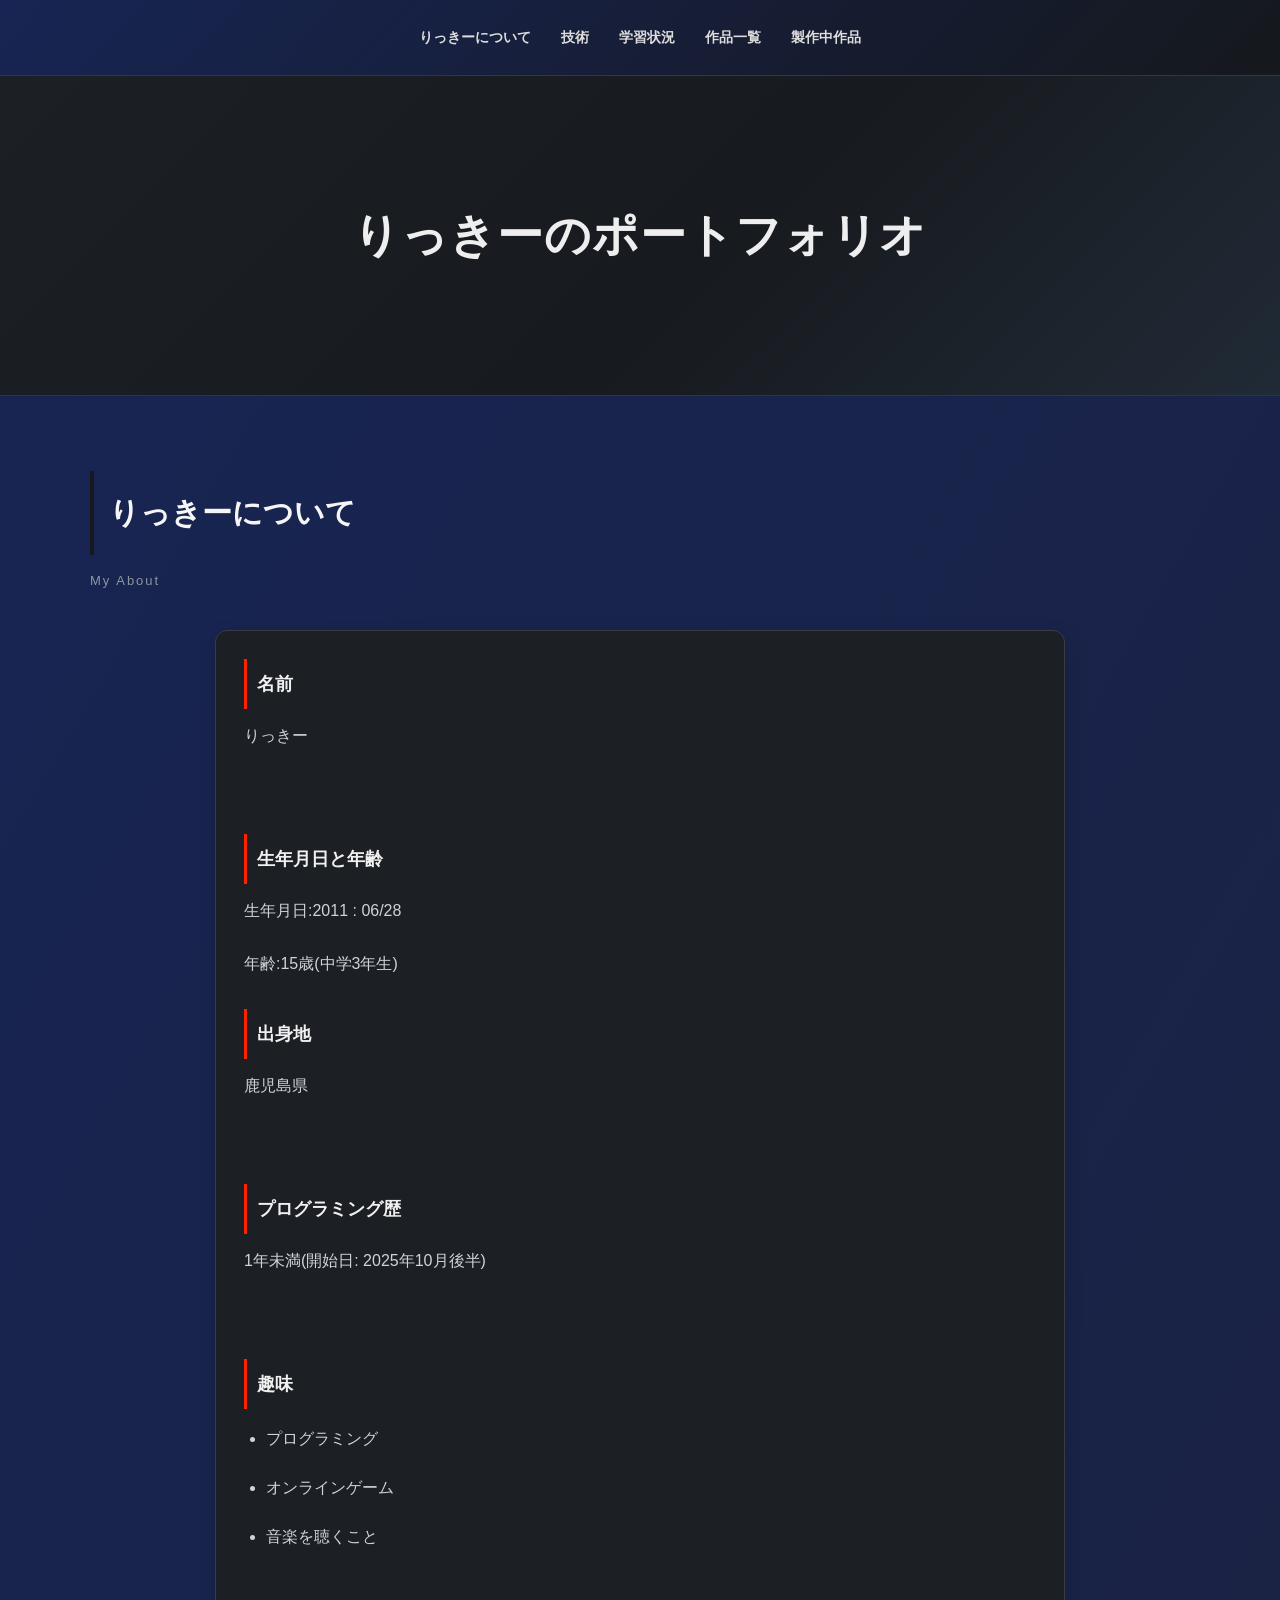
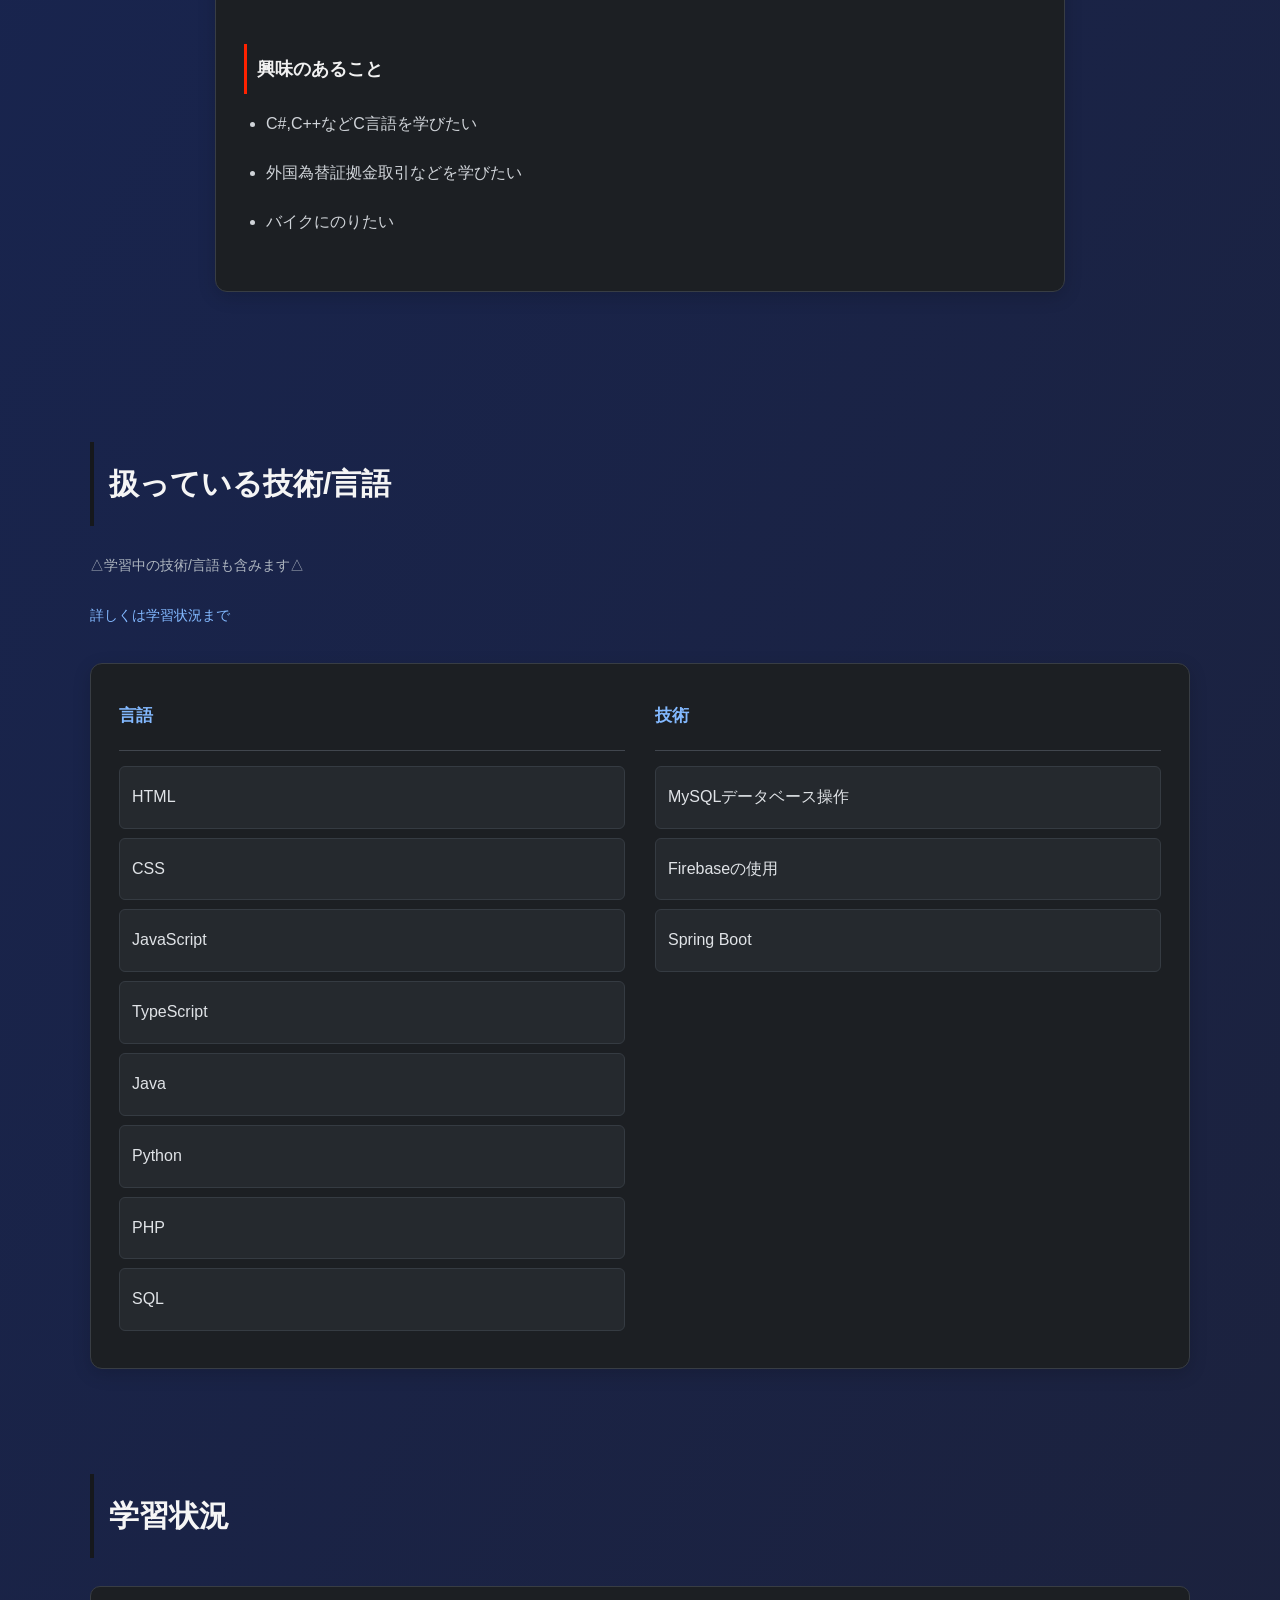
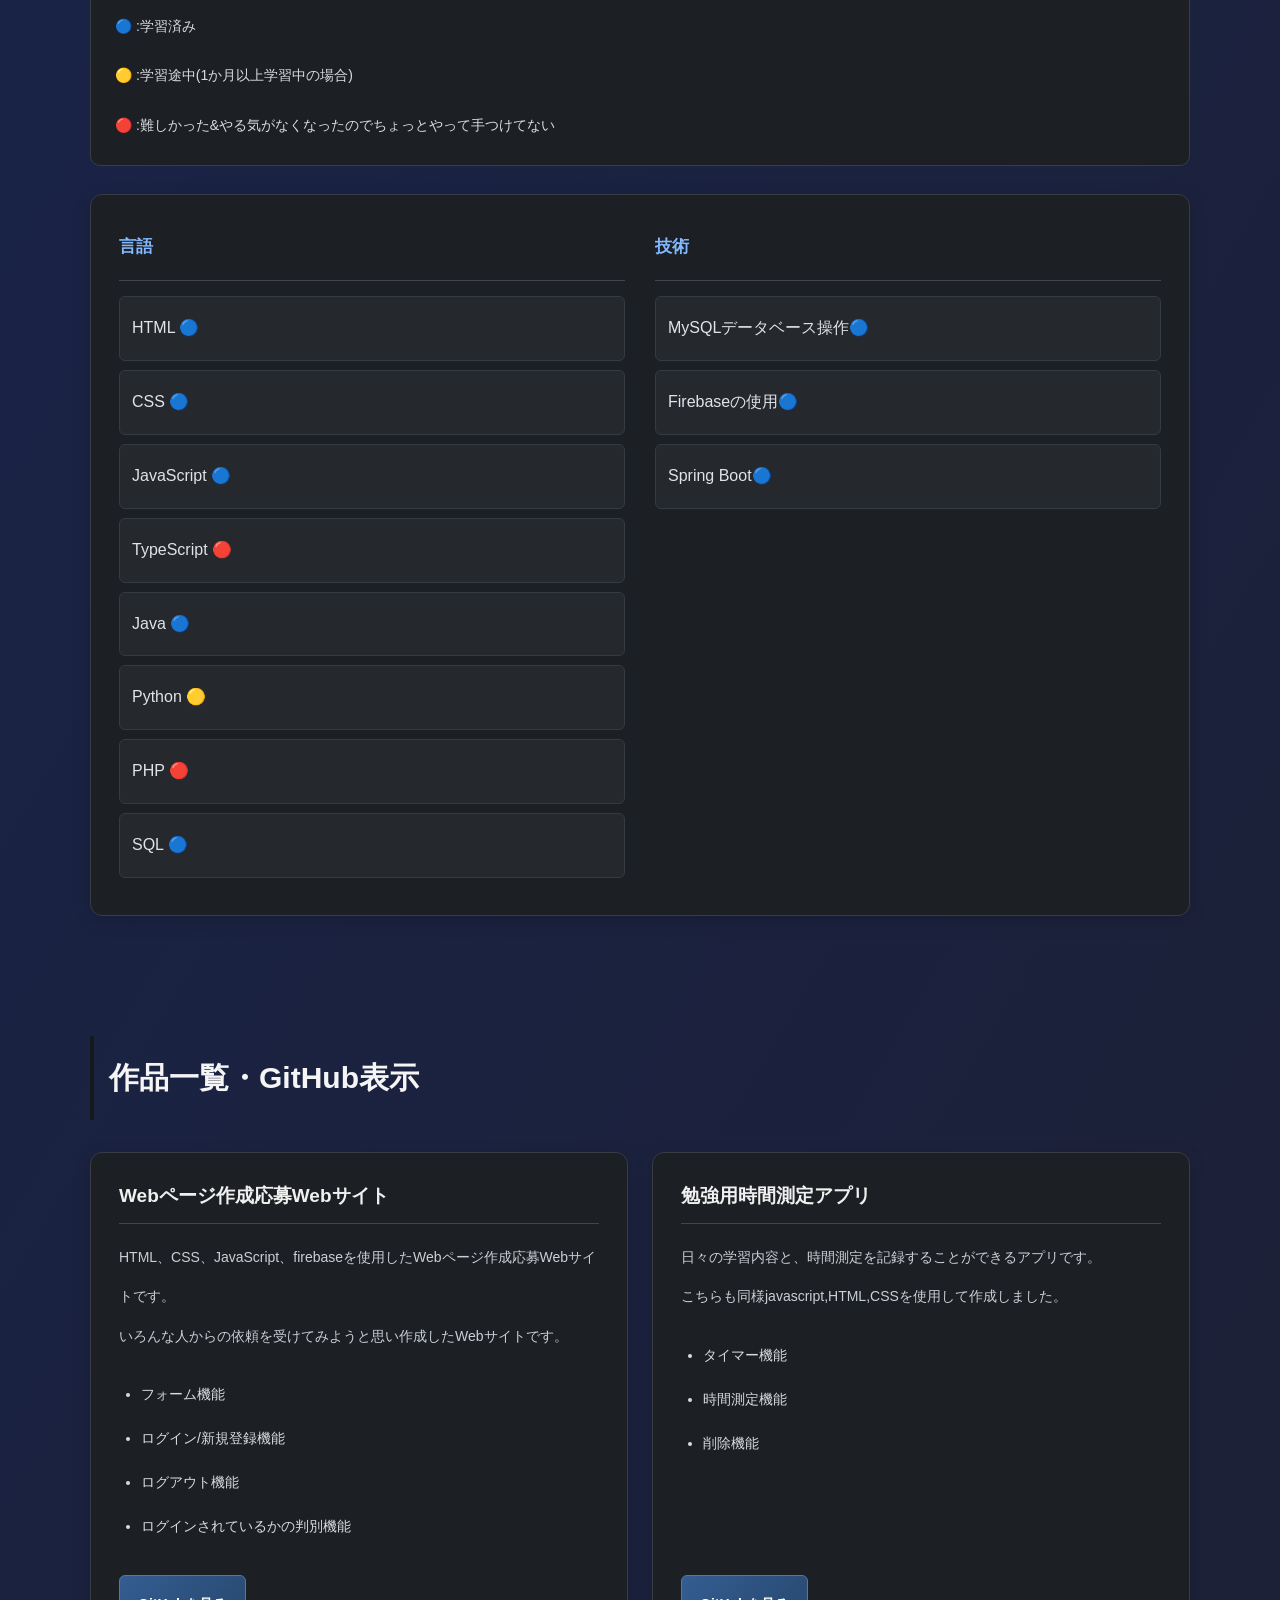
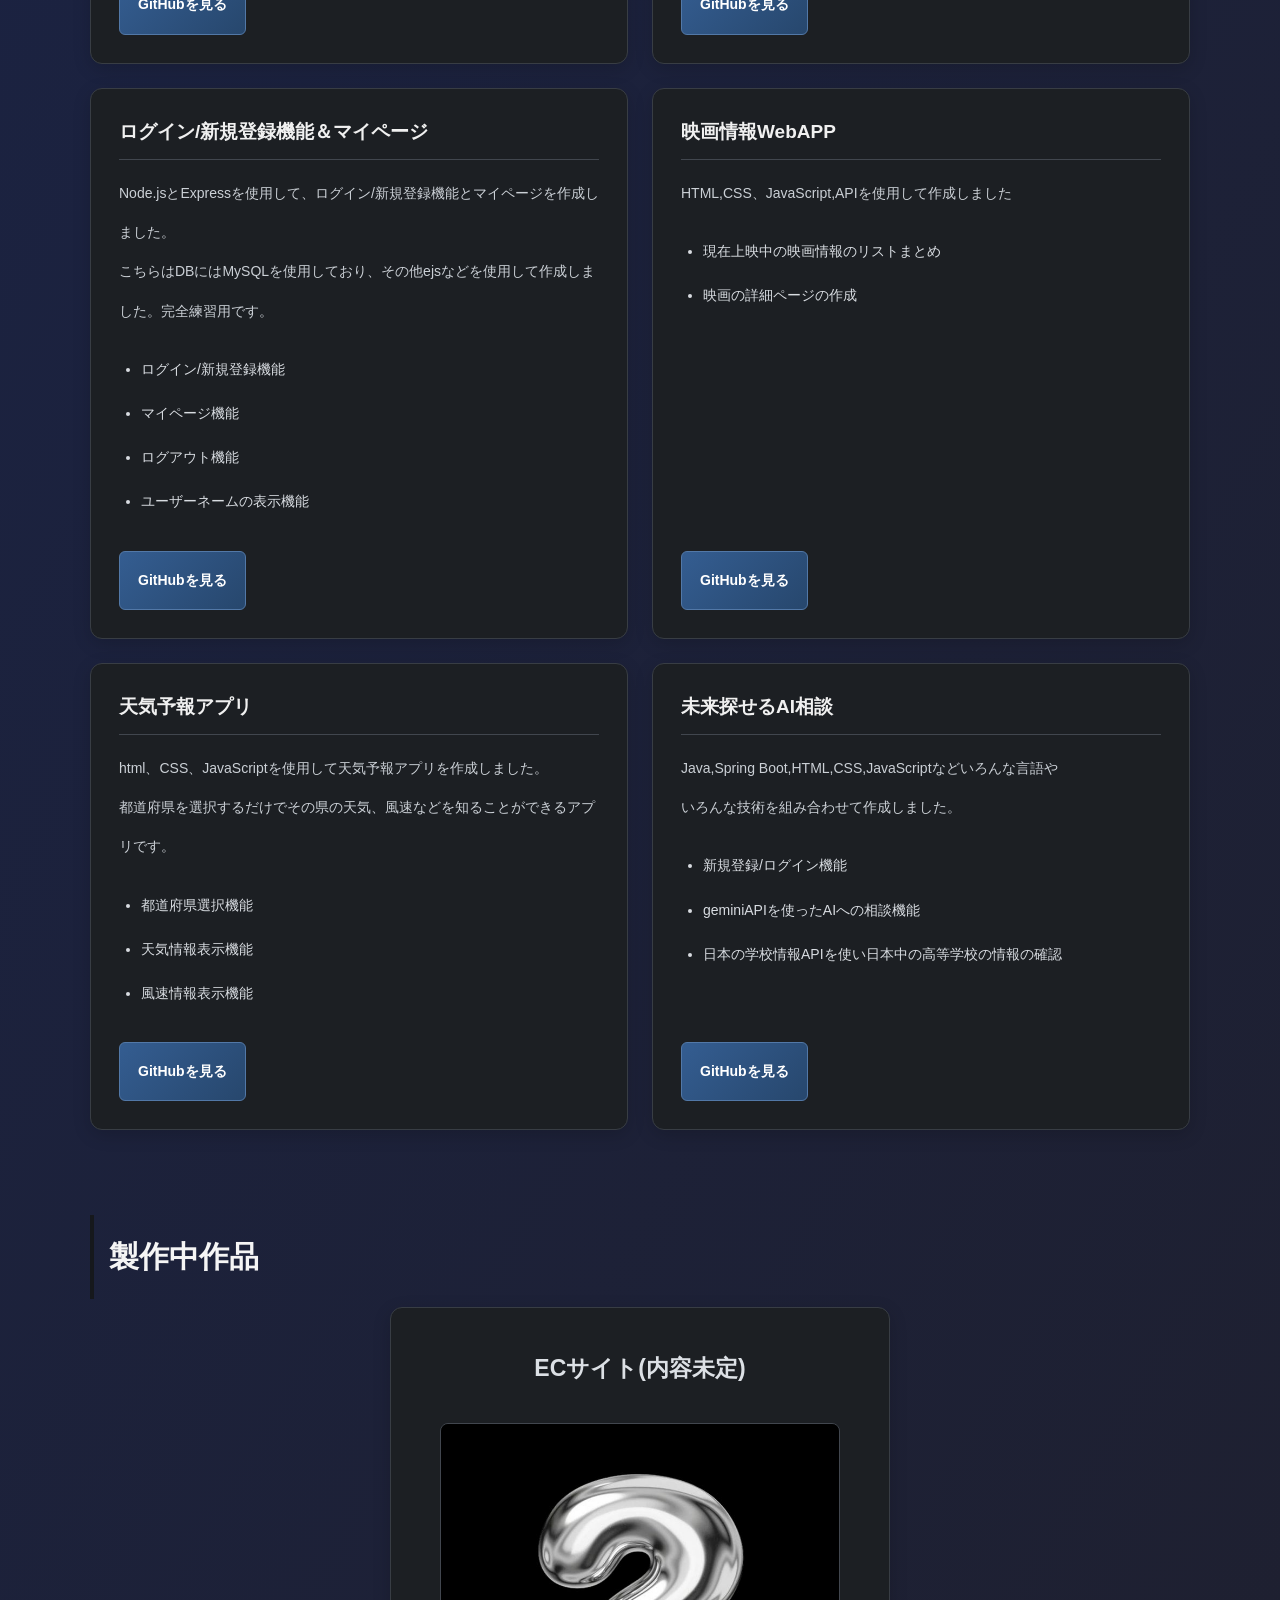
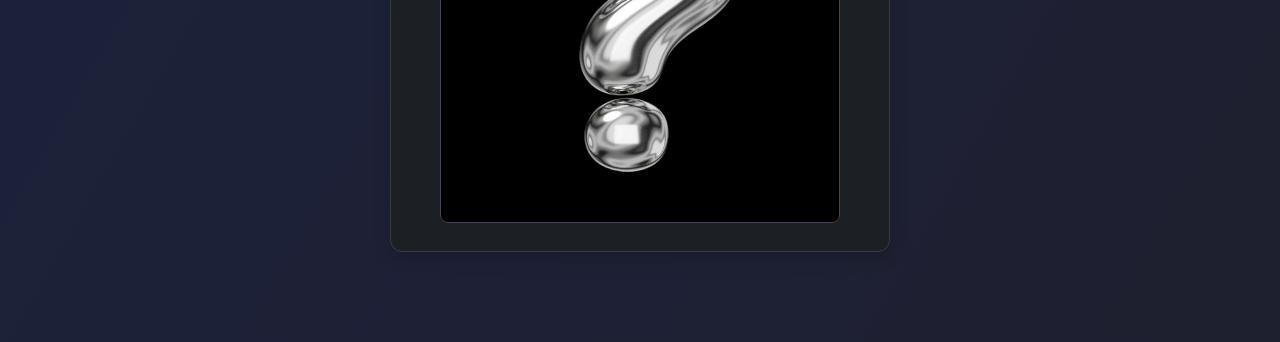
<file: assets/index.html>
<!DOCTYPE html>
<html lang="ja">
<head>
    <meta charset="UTF-8">
    <meta name="viewport" content="width=device-width, initial-scale=1.0">
    <link rel="stylesheet" href="./css/style.css">
    <title>My Project Now</title>
</head>
<body>

    <header class="Top-header">
        <a href="#About">りっきーについて</a>
        <a href="#skill">技術</a>
        <a href="#Study-Now">学習状況</a>
        <a href="#github-section">作品一覧</a>
        <a href="#progress">製作中作品</a>
    </header>

    <div class="TopProjectName">
        <h1>りっきーのポートフォリオ</h1>
    </div>

    <div class="About" id="About">
        <h2>りっきーについて</h2>
        <h5>My About</h5>

        <div class="About-Card">
            <h3>名前</h3>
            <p>りっきー</p>

            <br>

            <h3>生年月日と年齢</h3>
            <p>生年月日:2011 : 06/28</p>
            <p>年齢:15歳(中学3年生)</p>


            <h3>出身地</h3>
            <p>鹿児島県</p>

            <br>

            <h3>プログラミング歴</h3>
            <p>1年未満(開始日: 2025年10月後半)</p>

            <br>

            <h3>趣味</h3>
            <ul>
                <li>プログラミング</li>
                <li>オンラインゲーム</li>
                <li>音楽を聴くこと</li>
            </ul>

            <br>

            <h3>興味のあること</h3>
            <ul>
                <li>C#,C++などC言語を学びたい</li>
                <li>外国為替証拠金取引などを学びたい</li>
                <li>バイクにのりたい</li>
            </ul>
        </div>
    </div>

    <div class="skill" id="skill">

        <h2>扱っている技術/言語</h2>
        <h3>△学習中の技術/言語も含みます△</h3>
        <a href="#Study-Now">詳しくは学習状況まで</a>

        <div class="Skill-Card">

            <ul>
                <p>言語</p>
                <li>HTML</li>
                <li>CSS</li>
                <li>JavaScript</li>
                <li>TypeScript</li>
                <li>Java</li>
                <li>Python</li>
                <li>PHP</li>
                <li>SQL</li>
            </ul>

            <ul>
                <p>技術</p>
                <li>MySQLデータベース操作</li>
                <li>Firebaseの使用</li>
                <li>Spring Boot</li>
            </ul>

        </div>

    </div>

    <div class="Study-Now" id="Study-Now">

        <h2>学習状況</h2>

        <div class="Study-Marker">
            
            <header class="Marker-List">

                <h3>🔵    :学習済み</h3>

                <h3>🟡    :学習途中(1か月以上学習中の場合)</h3>

                <h3>🔴    :難しかった&やる気がなくなったのでちょっとやって手つけてない</h3>

            </header>
        </div>

        <div class="Study-Card">

            <ul>
                <p>言語</p>
                <li>HTML 🔵</li>
                <li>CSS 🔵</li>
                <li>JavaScript 🔵</li>
                <li>TypeScript 🔴</li>
                <li>Java 🔵</li>
                <li>Python 🟡</li>
                <li>PHP 🔴</li>
                <li>SQL 🔵</li>
            </ul>

           <ul>
                <p>技術</p>
                <li>MySQLデータベース操作🔵</li>
                <li>Firebaseの使用🔵</li>
                <li>Spring Boot🔵</li>
           </ul>

        </div>
    </div>

<section class="github-section" id="github-section">
    <h2>作品一覧・GitHub表示</h2>

    <div class="github-container">

        <div class="github-card">
            <h3>Webページ作成応募Webサイト</h3>
            <p>
                HTML、CSS、JavaScript、firebaseを使用したWebページ作成応募Webサイトです。<br>
                いろんな人からの依頼を受けてみようと思い作成したWebサイトです。
            </p>

            <ul>
                <li>フォーム機能</li>
                <li>ログイン/新規登録機能</li>
                <li>ログアウト機能</li>
                <li>ログインされているかの判別機能</li>
            </ul>

            <a href="https://github.com/htmlrickey-create/new-webapp.git" target="_blank">
                GitHubを見る
            </a>
        </div>

        <div class="github-card">
            <h3>勉強用時間測定アプリ</h3>
            <p>
                日々の学習内容と、時間測定を記録することができるアプリです。 <br>
                こちらも同様javascript,HTML,CSSを使用して作成しました。
            </p>

            <ul>
                <li>タイマー機能</li>
                <li>時間測定機能</li>
                <li>削除機能</li>
            </ul>

            <a href="https://github.com/htmlrickey-create/study-app.git" target="_blank">
                GitHubを見る
            </a>
        </div>

        <div class="github-card">
            <h3>ログイン/新規登録機能＆マイページ</h3>
            <p>
                Node.jsとExpressを使用して、ログイン/新規登録機能とマイページを作成しました。 <br>
                こちらはDBにはMySQLを使用しており、その他ejsなどを使用して作成しました。完全練習用です。
            </p>

            <ul>
                <li>ログイン/新規登録機能</li>
                <li>マイページ機能</li>
                <li>ログアウト機能</li>
                <li>ユーザーネームの表示機能</li>
            </ul>

            <a href="https://github.com/htmlrickey-create/login-register.git" target="_blank">
                GitHubを見る
            </a>
        </div>

        <div class="github-card">
            <h3>映画情報WebAPP</h3>
            <p>
                HTML,CSS、JavaScript,APIを使用して作成しました
            </p>

            <ul>
                <li>現在上映中の映画情報のリストまとめ</li>
                <li>映画の詳細ページの作成</li>
            </ul>

            <a href="https://github.com/htmlrickey-create/LP-site.git" target="_blank">  
                GitHubを見る
            </a>
        </div>

        <div class="github-card">
            <h3>天気予報アプリ</h3>
            <p>
                html、CSS、JavaScriptを使用して天気予報アプリを作成しました。 <br>
                都道府県を選択するだけでその県の天気、風速などを知ることができるアプリです。
            </p>

            <ul>
                <li>都道府県選択機能</li>
                <li>天気情報表示機能</li>
                <li>風速情報表示機能</li>
            </ul>

            <a href="https://github.com/htmlrickey-create/kagoshima-weather-app.git" target="_blank">
                GitHubを見る
            </a>
        </div>

        <div class="github-card">
            <h3>未来探せるAI相談</h3>
            <p>
                Java,Spring Boot,HTML,CSS,JavaScriptなどいろんな言語や<br>
                いろんな技術を組み合わせて作成しました。
            </p>

            <ul>
                <li>新規登録/ログイン機能</li>
                <li>geminiAPIを使ったAIへの相談機能</li>
                <li>日本の学校情報APIを使い日本中の高等学校の情報の確認</li>
            </ul>

            <a href="https://github.com/htmlrickey-create/ai_school-contest.git" target="_blank">
                GitHubを見る
            </a>
        </div>


    </div>
</section>

<div class="progress" id="progress">

    <h2>製作中作品</h2>

    <div class="progress-card" id="progress-href" data-page="progress">
        <h3>ECサイト(内容未定)</h3>
        <img src="./quessss.jpg" alt="Coming Soon IMG">
    </div>
</div>


    
    <script src="./js/script.js"></script>
</body>
</html>
</file>
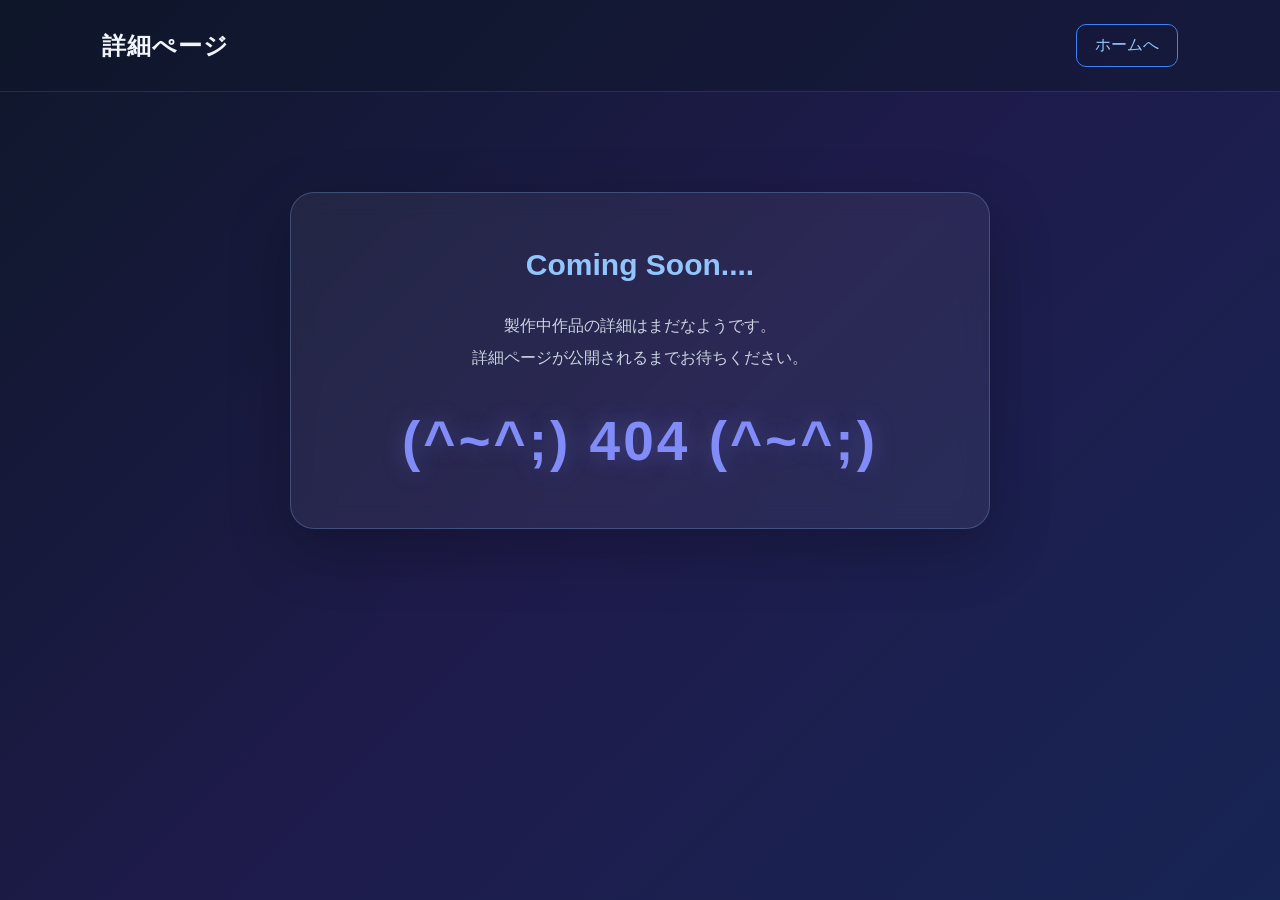
<file: assets/Comming.html>
<!DOCTYPE html>
<html lang="ja">
<head>
    <meta charset="UTF-8">
    <meta name="viewport" content="width=device-width, initial-scale=1.0">
    <link rel="stylesheet" href="./css/Comming.css">
    <title>Coming Detile</title>
</head>
<body>

    <header>
        <h1>詳細ぺージ</h1>
        <a href="./index.html">ホームへ</a>
    </header>

    <div class="detile-card">
        <h3>Coming Soon....</h3>

        <h5>製作中作品の詳細はまだなようです。<br>
            詳細ページが公開されるまでお待ちください。
        </h5>

        <h1>(^~^;) 404 (^~^;)</h1>
    </div>
    
</body>
</html>
</file>
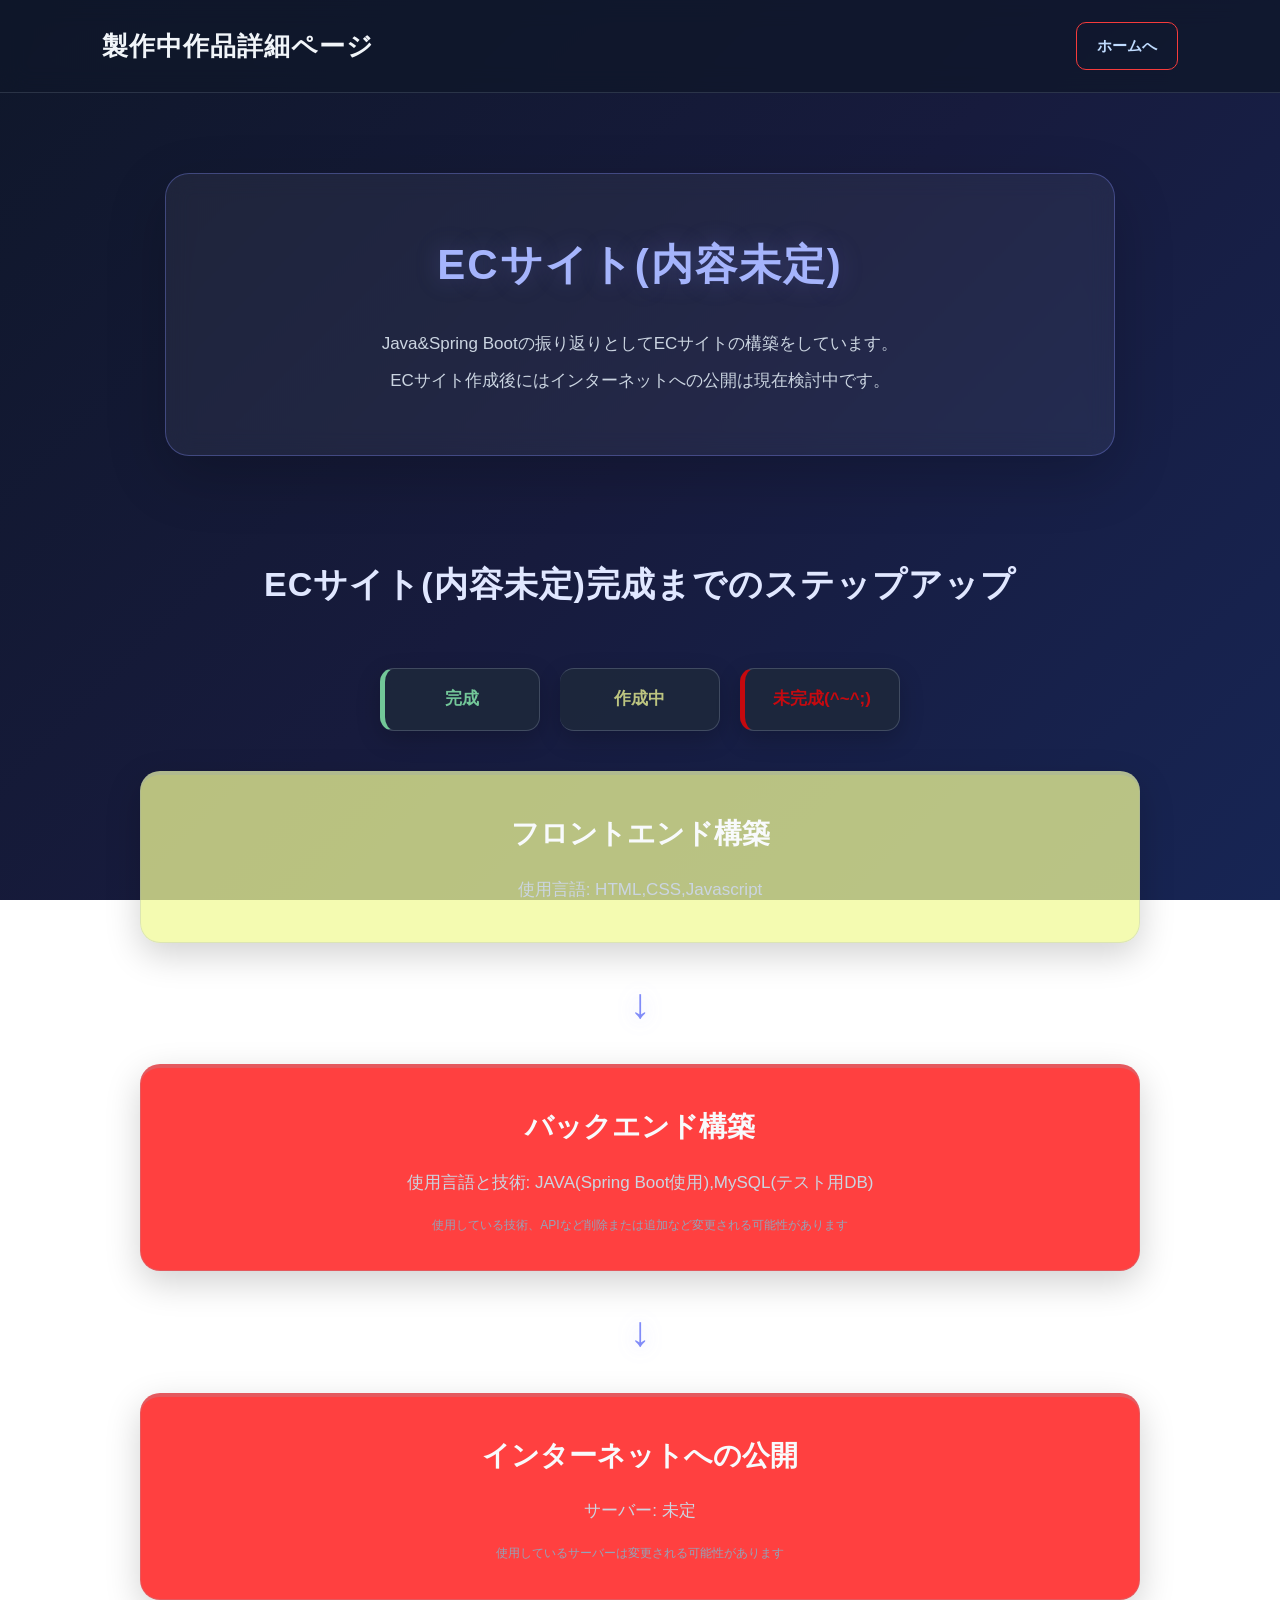
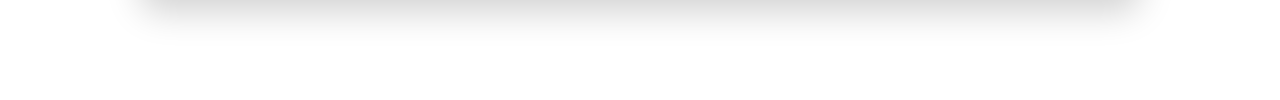
<file: assets/detile.html>
<!DOCTYPE html>
<html lang="ja">
<head>
    <meta charset="UTF-8">
    <meta name="viewport" content="width=device-width, initial-scale=1.0">
    <link rel="stylesheet" href="./css/detile.css">
    <title>progress Detile</title>
</head>
<body>

    <header>
        <h1>製作中作品詳細ページ</h1>
        <a href="./index.html">ホームへ</a>
    </header>

    <div class="detile-card">
        <h3>ECサイト(内容未定)</h3>

        <h5>Java&Spring Bootの振り返りとしてECサイトの構築をしています。<br>
        ECサイト作成後にはインターネットへの公開は現在検討中です。</h5>
    </div>

    <div class="stepup-detile">
        <h2>ECサイト(内容未定)完成までのステップアップ</h2>

        <div class="stepup-marker">
            <div class="marker-card">
                完成
            </div>

            <div class="marker-card">
                作成中
            </div>

            <div class="marker-card">
                未完成(^~^;)
            </div>
        </div>

        <div class="stepup-card1">
            <h3>フロントエンド構築</h3>
            <h4>使用言語: HTML,CSS,Javascript</h4>
        </div>

        <h1>↓</h1>

        <div class="stepup-card2">
            <h3>バックエンド構築</h3>
            <h4>使用言語と技術: JAVA(Spring Boot使用),MySQL(テスト用DB)</h4>
            <h6>使用している技術、APIなど削除または追加など変更される可能性があります</h6>
        </div>

        <h1>↓</h1>

        <div class="stepup-card3">
            <h3>インターネットへの公開</h3>
            <h4>サーバー: 未定</h4>
            <h6>使用しているサーバーは変更される可能性があります</h6>
        </div>
    </div>
    
</body>
</html>
</file>
<file: assets/css/style.css>
* {
    box-sizing: border-box;
}

html {
    scroll-behavior: smooth;
    scroll-padding-top: 90px;
}

body {
    margin: 0;
    padding: 0;
   background: linear-gradient(120deg,
     #172554, rgba(27, 22, 22, 0.97),
      hsl(8, 71%, 52%));
   background-size: 300% 300%;
   animation: back-shift 6s ease infinite;
  
    color: #eeeeee;
    font-family: Arial, "Noto Sans JP", "Yu Gothic", Meiryo, sans-serif;
    line-height: 2.8;
}
@keyframes back-shift {
  0%   { background-position: 0% 50% }
  50%  { background-position: 80% 50% }
  100% { background-position: 0% 50% }
}
a {
    color: #83b9ff;
    text-decoration: none;
    transition: color 0.2s ease;
}

a:hover {
    color: #b6d5ff;
}

h1,
h2,
h3,
h5,
p {
    margin-top: 0;
}

h2 {
    margin-bottom: 8px;
    font-size: 30px;
    font-weight: 700;
    color: #f5f5f5;
}

h3 {
    font-size: 18px;
    color: #f0f0f0;
}

ul {
    padding-left: 22px;
}


/* =========================
   ヘッダー
========================= */

.Top-header {
    position: sticky;
    top: 0;
    z-index: 100;
    display: flex;
    justify-content: center;
    align-items: center;
    flex-wrap: wrap;
    gap: 10px 30px;
    padding: 18px 24px;
    background: linear-gradient(
    134deg,
    #172554,
    rgba(22, 24, 27, 0.97)
  );
    border-bottom: 1px solid #34383d;
}

.Top-header a {
    color: #dddddd;
    font-size: 14px;
    font-weight: 600;
    transition: color 0.2s ease;
}

.Top-header a:hover {
    color: #83b9ff;
}


/* =========================
   トップタイトル
========================= */

.TopProjectName {
    display: flex;
    justify-content: center;
    align-items: center;
    min-height: 320px;
    padding: 60px 20px;
    text-align: center;
    background: linear-gradient(
    135deg,
  #1c2025 0%,
  #171a1e 55%,
  #202a36 100%
    );
    border-bottom: 1px solid #30353b;
}

.TopProjectName h1 {
    margin: 0;
    font-size: clamp(28px, 5vw, 46px);
    font-weight: 700;
    letter-spacing: 1px;
    line-height: 1.5;
}


/* =========================
   セクション共通
========================= */

.About,
.skill,
.Study-Now,
.github-section,
.progress {
    width: min(1100px, 90%);
    margin: 0 auto;
    padding: 75px 0;
}

.About > h2,
.skill > h2,
.Study-Now > h2,
.github-section > h2,
.progress > h2 {
    padding-left: 15px;
    border-left: 4px solid rgba(22, 24, 27, 0.97);
}

.About > h5 {
    margin: 8px 0 30px;
    color: #8d969f;
    font-size: 13px;
    font-weight: 400;
    letter-spacing: 2px;
}


/* =========================
   カード共通デザイン
========================= */

.About-Card,
.Skill-Card,
.Study-Card,
.github-card,
.progress-card {
    background: #1c1f23;
    border: 1px solid #383d44;
    border-radius: 12px;
    padding: 28px;
    box-shadow: 0 5px 18px rgba(0, 0, 0, 0.16);
    transition:
        border-color 0.2s ease,
        transform 0.2s ease,
        box-shadow 0.2s ease;
}

.About-Card:hover,
.Skill-Card:hover,
.Study-Card:hover,
.github-card:hover,
.progress-card:hover {
    border-color: #617b9b;
    box-shadow: 0 8px 24px rgba(0, 0, 0, 0.24);
    transform: translateY(-3px);
}


/* =========================
   自己紹介カード
========================= */

.About-Card {
    max-width: 850px;
    margin: 0 auto;
}

.About-Card h3 {
    margin: 22px 0 5px;
    padding-left: 10px;
    border-left: 3px solid hsl(8, 100%, 50%);
}

.About-Card h3:first-child {
    margin-top: 0;
}

.About-Card p {
    margin-bottom: 8px;
    color: #d0d4d9;
}

.About-Card ul {
    margin: 8px 0 18px;
    color: #d0d4d9;
}

.About-Card li {
    margin: 4px 0;
}


/* =========================
   技術・言語
========================= */

.skill > h3 {
    margin: 20px 0 8px;
    color: #aeb6c0;
    font-size: 14px;
    font-weight: 400;
}

.skill > a {
    display: inline-block;
    margin-bottom: 28px;
    font-size: 14px;
}

.Skill-Card {
    display: grid;
    grid-template-columns: repeat(2, minmax(0, 1fr));
    gap: 30px;
}

.Skill-Card ul {
    margin: 0;
    padding: 0;
    list-style: none;
}

.Skill-Card ul p {
    margin-bottom: 15px;
    padding-bottom: 10px;
    border-bottom: 1px solid #41464e;
    color: #83b9ff;
    font-size: 17px;
    font-weight: 700;
}

.Skill-Card li {
    margin: 9px 0;
    padding: 8px 12px;
    background: #25292e;
    border: 1px solid #353b42;
    border-radius: 6px;
    color: #e0e3e7;
}


/* =========================
   学習状況
========================= */

.Study-Now {
    padding-top: 30px;
}

.Study-Marker {
    margin: 28px 0;
    padding: 20px 24px;
    background: #1c1f23;
    border: 1px solid #383d44;
    border-radius: 10px;
}

.Marker-List {
    display: flex;
    flex-direction: column;
    gap: 10px;
}

.Marker-List h3 {
    margin: 0;
    color: #d8dce1;
    font-size: 14px;
    font-weight: 400;
}

.Study-Card {
    display: grid;
    grid-template-columns: repeat(2, minmax(0, 1fr));
    gap: 30px;
}

.Study-Card ul {
    margin: 0;
    padding: 0;
    list-style: none;
}

.Study-Card ul p {
    margin-bottom: 15px;
    padding-bottom: 10px;
    border-bottom: 1px solid #41464e;
    color: #83b9ff;
    font-size: 17px;
    font-weight: 700;
}

.Study-Card li {
    margin: 9px 0;
    padding: 9px 12px;
    background: #25292e;
    border: 1px solid #353b42;
    border-radius: 6px;
    color: #e0e3e7;
}


/* =========================
   GitHub・作品一覧
========================= */

.github-section {
    padding-top: 45px;
}

.github-container {
    display: grid;
    grid-template-columns: repeat(2, minmax(0, 1fr));
    gap: 24px;
    margin-top: 32px;
    align-items: stretch;
}

.github-card {
    display: flex;
    flex-direction: column;
    min-width: 0;
}

.github-card h3 {
    margin-bottom: 14px;
    padding-bottom: 12px;
    border-bottom: 1px solid #41464e;
    font-size: 19px;
    line-height: 1.6;
}

.github-card p {
    color: #cbd0d6;
    font-size: 14px;
    overflow-wrap: anywhere;
}

.github-card ul {
    margin: 0 0 24px;
    padding-left: 22px;
    color: #d8dce1;
    font-size: 14px;
}

.github-card li {
    margin: 5px 0;
}

.github-card > a {
    display: inline-block;
    align-self: flex-start;
    margin-top: auto;
    padding: 9px 18px;
    background: linear-gradient(135deg, #345d91, #27476d);
    border: 1px solid #5278a7;
    border-radius: 6px;
    color: #ffffff;
    font-size: 14px;
    font-weight: 600;
    transition:
        background 0.2s ease,
        transform 0.2s ease;
}

.github-card > a:hover {
    background: linear-gradient(135deg, #426fa7, #315985);
    transform: translateY(-2px);
}


/* =========================
   制作中・Coming Soon
========================= */

.progress {
    padding-top: 10px;
    padding-bottom: 90px;
}

.progress-card {
    max-width: 500px;
    margin: 0 auto;
    text-align: center;
}

.progress-card h3 {
    margin-bottom: 22px;
    color: #dce0e5;
    font-size: 23px;
}

.progress-card img {
    display: block;
    width: 100%;
    max-width: 400px;
    height: auto;
    margin: 0 auto;
    border: 1px solid #41464e;
    border-radius: 8px;
}


/* =========================
   スマートフォン対応
========================= */

@media (max-width: 700px) {
    .Top-header {
        gap: 8px 18px;
        padding: 14px 12px;
    }

    .Top-header a {
        font-size: 12px;
    }

    .TopProjectName {
        min-height: 240px;
        padding: 45px 18px;
    }

    .About,
    .skill,
    .Study-Now,
    .github-section,
    .progress {
        width: 92%;
        padding-top: 50px;
        padding-bottom: 50px;
    }

    h2 {
        font-size: 24px;
    }

    .About-Card,
    .Skill-Card,
    .Study-Card,
    .github-card,
    .progress-card {
        padding: 20px;
    }

    .Skill-Card,
    .Study-Card,
    .github-container {
        grid-template-columns: 1fr;
        gap: 18px;
    }

    .github-card h3 {
        font-size: 17px;
    }

    .Marker-List h3 {
        line-height: 1.8;
    }
}

@media (prefers-reduced-motion: reduce) {
    html {
        scroll-behavior: auto;
    }

    *,
    *::before,
    *::after {
        transition: none !important;
    }
}
</file>
<file: assets/css/Comming.css>
/* 全体 */
* {
    margin: 0;
    padding: 0;
    box-sizing: border-box;
}

body {
    min-height: 100vh;
    font-family: "Segoe UI", "Meiryo", sans-serif;
    color: #f1f5f9;
    background: linear-gradient(135deg, #0f172a, #1e1b4b, #172554);
    background-attachment: fixed;
}

/* ヘッダー */
header {
    width: 100%;
    padding: 24px 8%;
    display: flex;
    justify-content: space-between;
    align-items: center;
    border-bottom: 1px solid rgba(255, 255, 255, 0.1);
    background: rgba(15, 23, 42, 0.5);
}

header h1 {
    font-size: 24px;
    font-weight: 700;
    letter-spacing: 1px;
}

header a {
    color: #93c5fd;
    text-decoration: none;
    padding: 10px 18px;
    border: 1px solid #3b82f6;
    border-radius: 10px;
    transition: 0.3s;
}


/* 詳細カード */
.detile-card {
    width: min(90%, 700px);
    margin: 100px auto;
    padding: 55px 35px;
    text-align: center;
    background: rgba(255, 255, 255, 0.06);
    border: 1px solid rgba(147, 197, 253, 0.25);
    border-radius: 24px;
    box-shadow: 0 20px 60px rgba(0, 0, 0, 0.25);
    backdrop-filter: blur(12px);
    animation: fadeIn 0.8s ease;
}

.detile-card h3 {
    color: #93c5fd;
    font-size: 30px;
    margin-bottom: 28px;
}

.detile-card h5 {
    font-size: 16px;
    font-weight: 400;
    line-height: 2;
    color: #cbd5e1;
    margin-bottom: 35px;
}

/* 404表示 */
.detile-card h1 {
    font-size: clamp(32px, 7vw, 55px);
    color: #818cf8;
    letter-spacing: 3px;
    text-shadow: 0 0 25px rgba(129, 140, 248, 0.3);
}

/* 表示アニメーション */
@keyframes fadeIn {
    from {
        opacity: 0;
        transform: translateY(20px);
    }

    to {
        opacity: 1;
        transform: translateY(0);
    }
}

/* スマホ対応 */
@media (max-width: 600px) {
    header {
        padding: 20px 5%;
        gap: 15px;
    }

    header h1 {
        font-size: 19px;
    }

    header a {
        padding: 8px 12px;
        font-size: 14px;
        white-space: nowrap;
    }

    .detile-card {
        margin: 70px auto;
        padding: 40px 20px;
    }

    .detile-card h3 {
        font-size: 25px;
    }

    .detile-card h5 {
        font-size: 14px;
    }
}
</file>
<file: assets/css/detile.css>
/* =========================
   全体設定
========================= */
* {
    margin: 0;
    padding: 0;
    box-sizing: border-box;
}

html {
    scroll-behavior: smooth;
}

body {
    min-height: 100vh;
    font-family: "Segoe UI", "Meiryo", sans-serif;
    color: #f1f5f9;
    background: linear-gradient(135deg, #0f172a, #171b3d, #172554);
    background-attachment: fixed;
    line-height: 1.7;
}

/* =========================
   ヘッダー
========================= */
header {
    width: 100%;
    padding: 22px 8%;
    display: flex;
    justify-content: space-between;
    align-items: center;
    gap: 20px;
    background: rgba(15, 23, 42, 0.75);
    border-bottom: 1px solid rgba(148, 163, 184, 0.2);
    backdrop-filter: blur(12px);
}

header h1 {
    font-size: clamp(18px, 2.5vw, 26px);
    letter-spacing: 1px;
}

header a {
    color: #bfdbfe;
    text-decoration: none;
    font-size: 15px;
    font-weight: bold;
    padding: 10px 20px;
    border: 1px solid #f63b3b;
    border-radius: 10px;
    transition: 0.3s;
    white-space: nowrap;
}

/* =========================
   作品の概要カード
========================= */
.detile-card {
    width: min(90%, 950px);
    margin: 80px auto 100px;
    padding: 55px 45px;
    text-align: center;
    background: rgba(255, 255, 255, 0.055);
    border: 1px solid rgba(129, 140, 248, 0.35);
    border-radius: 24px;
    box-shadow: 0 20px 60px rgba(0, 0, 0, 0.2);
    backdrop-filter: blur(12px);
    animation: fadeIn 0.8s ease;
}

.detile-card h3 {
    display: inline-block;
    margin-bottom: 25px;
    font-size: clamp(28px, 4vw, 42px);
    color: #a5b4fc;
    letter-spacing: 2px;
    text-shadow: 0 0 25px rgba(129, 140, 248, 0.25);
}

.detile-card h5 {
    font-size: clamp(14px, 1.7vw, 17px);
    font-weight: 400;
    line-height: 2.2;
    color: #cbd5e1;
}

/* =========================
   制作ステップ全体
========================= */
.stepup-detile {
    width: min(90%, 1000px);
    margin: 0 auto 100px;
    text-align: center;
}

.stepup-detile > h2 {
    margin-bottom: 55px;
    font-size: clamp(23px, 3vw, 34px);
    color: #e0e7ff;
    letter-spacing: 1px;
}

.stepup-detile > h1 {
    margin: 25px 0;
    font-size: 42px;
    color: #818cf8;
    text-shadow: 0 0 20px rgba(129, 140, 248, 0.4);
}

/* =========================
   ステップカード共通
========================= */

.stepup-card1{
    position: relative;
    width: 100%;
    padding: 35px 30px;
    overflow-wrap: anywhere;
    background: rgba(241, 250, 151, 0.75);
    border: 1px solid rgba(148, 163, 184, 0.25);
    border-radius: 20px;
    box-shadow: 0 12px 35px rgba(0, 0, 0, 0.18);
    transition: transform 0.3s, border-color 0.3s,box-shadow 0.3s;
}

.stepup-card2{
    position: relative;
    width: 100%;
    padding: 35px 30px;
    overflow-wrap: anywhere;
    background: rgba(255, 0, 0, 0.75);;
    border: 1px solid rgba(148, 163, 184, 0.25);
    border-radius: 20px;
    box-shadow: 0 12px 35px rgba(0, 0, 0, 0.18);
    transition: transform 0.3s, border-color 0.3s,box-shadow 0.3s;
}

.stepup-card3{
    position: relative;
    width: 100%;
    padding: 35px 30px;
    overflow-wrap: anywhere;
    background: rgba(255, 0, 0, 0.75);
    border: 1px solid rgba(148, 163, 184, 0.25);
    border-radius: 20px;
    box-shadow: 0 12px 35px rgba(0, 0, 0, 0.18);
    transition: transform 0.3s, border-color 0.3s,box-shadow 0.3s;
}

.stepup-card1:hover,
.stepup-card2:hover,
.stepup-card3:hover {
    transform: translateY(-5px);
    border-color: #f7f7f9;
    box-shadow: 0 15px 40px rgba(99, 102, 241, 0.15);
}

/* 各ステップの上部ライン */
.stepup-card1 {
    border-top: 4px solid rgba(148, 163, 184, 0.25);
}

.stepup-card2 {
    border-top: 4px solid rgba(148, 163, 184, 0.25);
}

.stepup-card3 {
    border-top: 4px solid rgba(148, 163, 184, 0.25);
}

/* カード内の見出し */
.stepup-card1 h3,
.stepup-card2 h3,
.stepup-card3 h3 {
    margin-bottom: 15px;
    font-size: clamp(21px, 2.5vw, 28px);
    color: #f8fafc;
}

/* 使用技術 */
.stepup-card1 h4,
.stepup-card2 h4,
.stepup-card3 h4 {
    font-size: clamp(14px, 1.8vw, 17px);
    font-weight: 400;
    line-height: 2;
    color: #cbd5e1;
}

/* 補足説明 */
.stepup-card2 h6,
.stepup-card3 h6 {
    margin-top: 15px;
    font-size: 12px;
    font-weight: 400;
    color: #94a3b8;
}

/* 進捗マーカー全体 */
.stepup-marker {
    display: flex;
    justify-content: center;
    align-items: center;
    flex-wrap: wrap;
    gap: 20px;
    width: min(90%, 1000px);
    margin: 40px auto;
}

/* マーカーカード共通 */
.marker-card {
    min-width: 160px;
    padding: 16px 28px;
    text-align: center;
    font-size: 17px;
    font-weight: bold;
    color: #f8fafc;
    background: rgba(30, 41, 59, 0.85);
    border: 1px solid rgba(148, 163, 184, 0.3);
    border-radius: 14px;
    box-shadow: 0 8px 24px rgba(0, 0, 0, 0.2);
    transition: transform 0.3s, box-shadow 0.3s;
}

/* ホバー時 */
.marker-card:hover {
    transform: translateY(-4px);
}

/* 完成 */
.marker-card:nth-child(1) {
    border-left: 5px solid rgba(144, 254, 185, 0.75);
    color: rgba(144, 254, 185, 0.75);
}

/* 作成中 */
.marker-card:nth-child(2) {
    border-left: 5px rgba(241, 250, 151, 0.75);
    color: rgba(241, 250, 151, 0.75);
}

/* 未完成 */
.marker-card:nth-child(3) {
    border-left: 5px solid rgba(255, 0, 0, 0.75);
    color: rgba(255, 0, 0, 0.75);
}



/* =========================
   表示アニメーション
========================= */
@keyframes fadeIn {
    from {
        opacity: 0;
        transform: translateY(20px);
    }

    to {
        opacity: 1;
        transform: translateY(0);
    }
}

/* =========================
   スマートフォン対応
========================= */
@media (max-width: 600px) {
    header {
        padding: 18px 5%;
        flex-wrap: wrap;
    }

    header h1 {
        width: 100%;
        font-size: 21px;
    }

    header a {
        font-size: 14px;
        padding: 8px 15px;
    }

    .detile-card {
        margin: 45px auto 70px;
        padding: 35px 20px;
    }

    .detile-card h5 {
        line-height: 2;
    }

    .stepup-detile {
        width: 90%;
        margin-bottom: 60px;
    }

    .stepup-detile > h2 {
        margin-bottom: 35px;
    }

    .stepup-detile > h1 {
        margin: 18px 0;
        font-size: 34px;
    }

    .stepup-card1,
    .stepup-card2,
    .stepup-card3 {
        padding: 28px 18px;
    }

    .stepup-card2 h4 br {
        display: none;
    }
}

/* 動きを減らす設定が有効な場合 */
@media (prefers-reduced-motion: reduce) {
    html {
        scroll-behavior: auto;
    }

    *,
    *::before,
    *::after {
        animation: none !important;
        transition: none !important;
    }
}

@media (max-width: 600px) {
    .stepup-marker {
        gap: 12px;
    }

    .marker-card {
        width: 100%;
        min-width: 0;
        padding: 14px 20px;
    }
}
</file>
